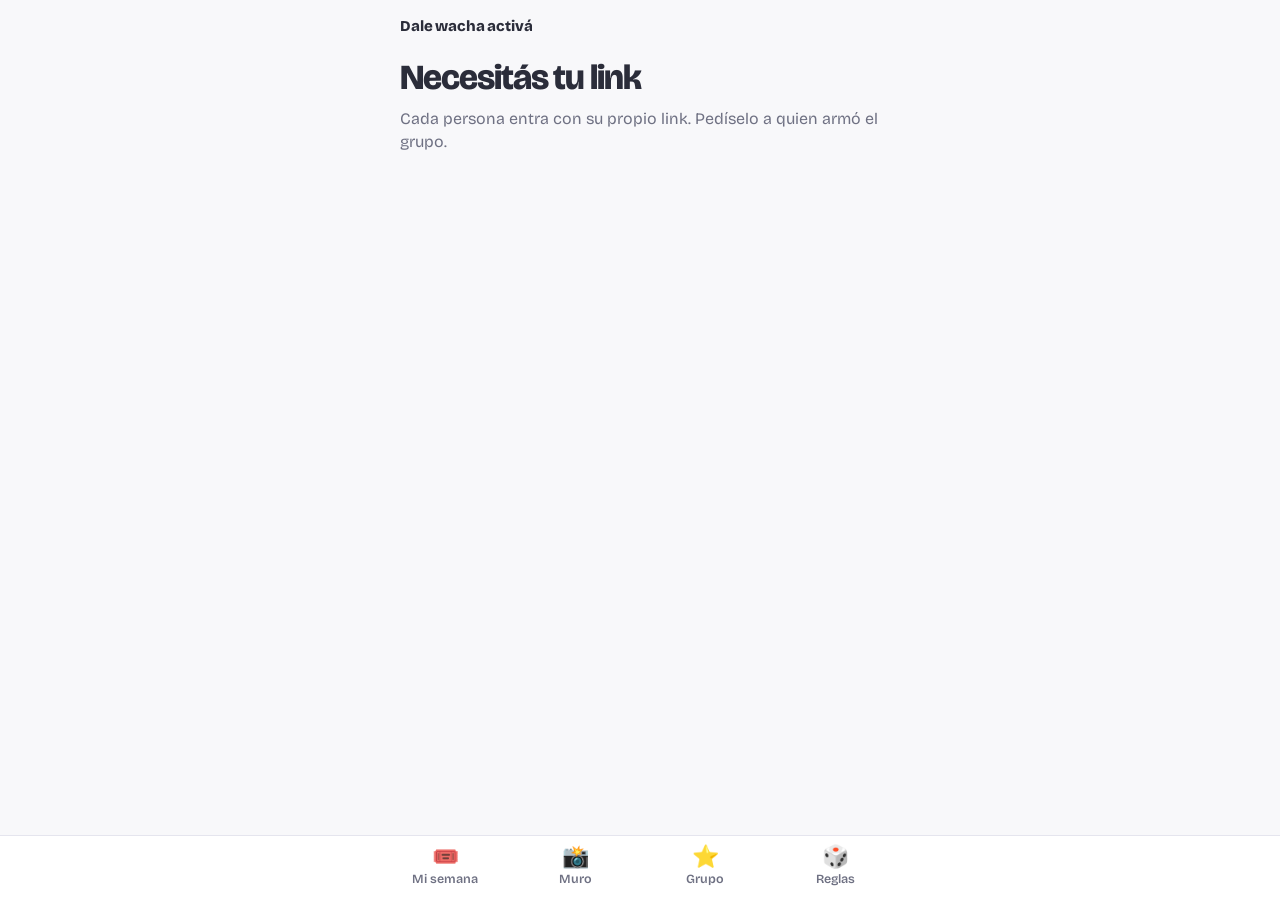
<file: index.html>
<!DOCTYPE html>
<html lang="es" data-tema="agua">
<head>
<meta charset="utf-8">
<meta name="viewport" content="width=device-width, initial-scale=1, viewport-fit=cover">
<meta name="robots" content="noindex">
<meta name="apple-mobile-web-app-capable" content="yes">
<meta name="mobile-web-app-capable" content="yes">
<title>Dale wacha activá</title>
<link rel="icon" href="data:image/svg+xml,<svg xmlns='http://www.w3.org/2000/svg' viewBox='0 0 100 100'><text y='.9em' font-size='90'>🎟️</text></svg>">
<script>
  // Pinta el tema guardado antes de mostrar nada, para que no parpadee.
  try { var t = JSON.parse(localStorage.getItem('pacto-tema') || 'null');
    if (t) { document.documentElement.dataset.tema = t.tema || 'agua'; if (t.apariencia === 'light' || t.apariencia === 'dark') document.documentElement.dataset.theme = t.apariencia; } } catch(e){}
</script>
<link rel="preconnect" href="https://fonts.googleapis.com">
<link rel="preconnect" href="https://fonts.gstatic.com" crossorigin>
<link href="https://fonts.googleapis.com/css2?family=Bricolage+Grotesque:opsz,wght@12..96,400..800&display=swap" rel="stylesheet">
<link rel="stylesheet" href="estilos.css">
</head>
<body>
<div id="app">
  <header class="barra"><span class="marca" id="marca">Dale wacha activá</span><button class="yo" id="yo" hidden aria-label="Tu perfil"></button></header>
  <main id="vista"><p class="cargando">Cargando…</p></main>
</div>

<nav class="tabs" id="tabs" hidden>
  <button data-tab="semana"><span aria-hidden="true">🎟️</span>Mi semana</button>
  <button data-tab="muro"><span aria-hidden="true">📸</span>Muro</button>
  <button data-tab="grupo"><span aria-hidden="true">⭐</span>Grupo</button>
  <button data-tab="reglas"><span aria-hidden="true">🎲</span>Reglas</button>
</nav>

<!-- Registrar actividad -->
<dialog id="dlg" aria-labelledby="dlg-t">
  <form id="f-act" class="hoja" novalidate>
    <div class="hoja-top">
      <h2 id="dlg-t">Registrar actividad</h2>
      <button type="button" class="cerrar" data-cerrar aria-label="Cerrar">✕</button>
    </div>
    <fieldset style="margin-top:16px">
      <legend>¿Qué hiciste?</legend>
      <div class="chips" id="chips"></div>
    </fieldset>
    <label class="check" style="margin-top:18px" id="lbl-grupal"><input type="checkbox" id="grupal"> Fue una actividad grupal ⭐</label>
    <div id="con-quien" hidden>
      <p class="leyenda">¿Con quién?</p>
      <div class="chips" id="chips-quien"></div>
      <div id="hint"></div>
    </div>
    <div class="fila">
      <label>Minutos<input type="number" name="minutos" inputmode="numeric" min="1" max="600" step="5" value="30"></label>
      <label>Día<select name="fecha" id="sel-fecha"></select></label>
    </div>
    <p class="ayuda" id="ayuda-min"></p>
    <label>Nota <span class="ayuda">(opcional)</span><textarea name="nota" rows="2" maxlength="200" placeholder="Ej: funcional con Mica, morí"></textarea></label>
    <button type="button" class="btn" id="btn-foto">📸 Sacar la foto y sellar</button>
    <input type="file" accept="image/*" id="in-foto-act" class="oculto" tabindex="-1" aria-hidden="true">
    <p class="estado-dlg" id="estado-dlg" role="status" aria-live="polite"></p>
    <p class="ayuda" style="text-align:center">Sin foto no cuenta. Se registra apenas elegís la foto.</p>
  </form>
</dialog>

<!-- Perfil -->
<dialog id="perfil" aria-labelledby="perfil-t">
  <div class="hoja">
    <div class="hoja-top">
      <h2 id="perfil-t">Tu perfil</h2>
      <button type="button" class="cerrar" data-cerrar aria-label="Cerrar">✕</button>
    </div>
    <div id="perfil-cuerpo"></div>
    <p class="guardado" id="perfil-guardado" aria-live="polite"></p>
  </div>
</dialog>

<dialog id="visor" aria-label="Foto"><img alt=""></dialog>
<input type="file" accept="image/*" id="in-foto" class="oculto" tabindex="-1" aria-hidden="true">
<div id="toast" role="status" aria-live="polite"></div>

<script src="config.js"></script>
<script src="comun.js"></script>
<script src="app.js"></script>
</body>
</html>
</file>
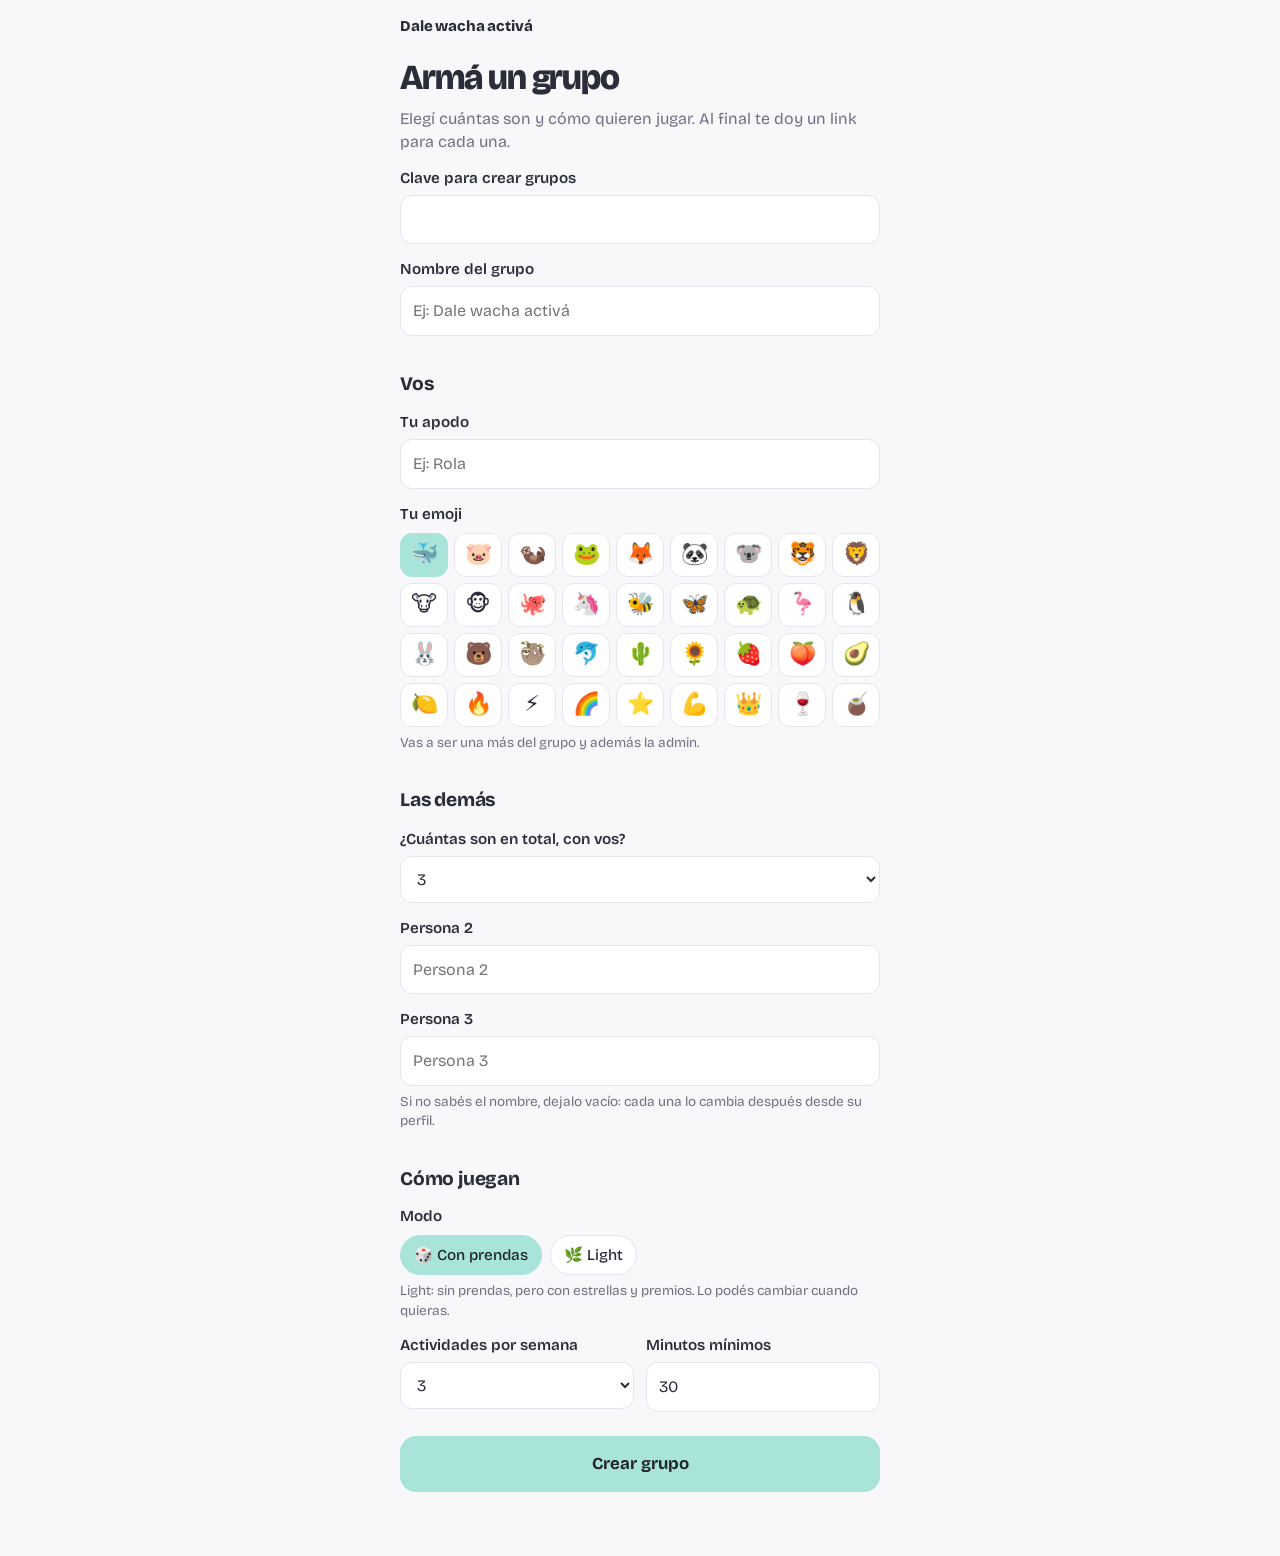
<file: crear.html>
<!DOCTYPE html>
<html lang="es" data-tema="agua">
<head>
<meta charset="utf-8">
<meta name="viewport" content="width=device-width, initial-scale=1, viewport-fit=cover">
<meta name="robots" content="noindex">
<title>Crear grupo · Dale wacha activá</title>
<link rel="icon" href="data:image/svg+xml,<svg xmlns='http://www.w3.org/2000/svg' viewBox='0 0 100 100'><text y='.9em' font-size='90'>🎟️</text></svg>">
<link rel="preconnect" href="https://fonts.googleapis.com">
<link rel="preconnect" href="https://fonts.gstatic.com" crossorigin>
<link href="https://fonts.googleapis.com/css2?family=Bricolage+Grotesque:opsz,wght@12..96,400..800&display=swap" rel="stylesheet">
<link rel="stylesheet" href="estilos.css">
</head>
<body class="sin-tabs">
<div id="app">
  <header class="barra"><span class="marca">Dale wacha activá</span></header>
  <main id="vista"></main>
</div>
<div id="toast" role="status" aria-live="polite"></div>
<script src="config.js"></script>
<script src="comun.js"></script>
<script src="crear.js"></script>
</body>
</html>
</file>
<file: estilos.css>
/* ── Temas: cada persona elige su color de acento. a1 relleno, a2 texto legible, a3 fondo suave; "o" = modo oscuro ── */
:root{
  --a1:#A8E4DA; --a2:#1C6B62; --a3:#E4F6F3; --a1o:#8ED6CA; --a2o:#A8E4DA; --a3o:#1E3936;
}
:root[data-tema="lila"]{ --a1:#CDBDFB; --a2:#5B46B0; --a3:#F2ECFF; --a1o:#B7A4F5; --a2o:#CDBDFB; --a3o:#332C47; }
:root[data-tema="rosa"]{ --a1:#F6B8CB; --a2:#A8335C; --a3:#FDEBF1; --a1o:#F29CB6; --a2o:#F7B8CB; --a3o:#3C2530; }
:root[data-tema="durazno"]{ --a1:#FFCDA3; --a2:#9A5310; --a3:#FFF2E6; --a1o:#F6B47D; --a2o:#FFCFA3; --a3o:#3A2C1F; }
:root[data-tema="pistacho"]{ --a1:#CBE6A6; --a2:#47681B; --a3:#F1F8E6; --a1o:#B5D98C; --a2o:#CBE6A6; --a3o:#25331A; }

:root{
  --papel:#F8F8FA; --superficie:#FFFFFF; --tinta:#2B2D3A; --suave:#6F7183; --linea:#E5E5EE; --sobre:#23242F;
  --acento:var(--a1); --acento-txt:var(--a2); --acento-t:var(--a3);
  --rosa:#F4A7BE;    --rosa-txt:#B23D66;    --rosa-t:#FDE9EF;
  --durazno:#FFC99A; --durazno-txt:#A45A12; --durazno-t:#FFF1E3;
  --manteca:#F3D57A; --manteca-txt:#8C6A00; --manteca-t:#FFF8DE;
  --verde:#BFE3A0;   --verde-txt:#3F6B1E;   --verde-t:#EFF8E6;
  --sombra:rgba(30,30,45,.45);
  font-family:"Bricolage Grotesque", ui-rounded, system-ui, -apple-system, "Segoe UI", Roboto, sans-serif;
  color-scheme:light;
}
@media (prefers-color-scheme: dark){
  :root:not([data-theme="light"]){
    --papel:#17181E; --superficie:#22232B; --tinta:#EEEEF3; --suave:#A7A8B6; --linea:#33343F; --sobre:#17181E;
    --acento:var(--a1o); --acento-txt:var(--a2o); --acento-t:var(--a3o);
    --rosa:#F29CB6; --rosa-txt:#F7B8CB; --rosa-t:#3C2530;
    --durazno:#F6B47D; --durazno-txt:#FFCFA3; --durazno-t:#3A2C1F;
    --manteca:#EACB66; --manteca-txt:#F3D98A; --manteca-t:#37301A;
    --verde:#A9D68A; --verde-txt:#C6E8AC; --verde-t:#25331A;
    --sombra:rgba(0,0,0,.6); color-scheme:dark;
  }
}
:root[data-theme="dark"]{
  --papel:#17181E; --superficie:#22232B; --tinta:#EEEEF3; --suave:#A7A8B6; --linea:#33343F; --sobre:#17181E;
  --acento:var(--a1o); --acento-txt:var(--a2o); --acento-t:var(--a3o);
  --rosa:#F29CB6; --rosa-txt:#F7B8CB; --rosa-t:#3C2530;
  --durazno:#F6B47D; --durazno-txt:#FFCFA3; --durazno-t:#3A2C1F;
  --manteca:#EACB66; --manteca-txt:#F3D98A; --manteca-t:#37301A;
  --verde:#A9D68A; --verde-txt:#C6E8AC; --verde-t:#25331A;
  --sombra:rgba(0,0,0,.6); color-scheme:dark;
}

*{box-sizing:border-box}
html,body{margin:0;background:var(--papel);color:var(--tinta)}
body{font-size:16px;line-height:1.45;padding-bottom:calc(88px + env(safe-area-inset-bottom,0px));-webkit-text-size-adjust:100%}
body.sin-tabs{padding-bottom:40px}
#app{max-width:520px;margin:0 auto;padding:calc(16px + env(safe-area-inset-top,0px)) 20px 24px}
button,input,select,textarea{font:inherit;color:inherit}
:focus-visible{outline:2.5px solid var(--acento-txt);outline-offset:2px}
p{margin:0}

.barra{display:flex;justify-content:space-between;align-items:center;gap:8px;margin-bottom:22px;font-size:15px}
.marca{font-weight:800;letter-spacing:-.01em;margin-right:auto;min-width:0;overflow:hidden;text-overflow:ellipsis;white-space:nowrap}
.yo{background:var(--acento-t);border:0;border-radius:999px;padding:5px 12px;cursor:pointer;font-weight:600;white-space:nowrap}

h1{font-size:3.4rem;line-height:.95;letter-spacing:-.045em;margin:4px 0 0;font-weight:800;font-variation-settings:"opsz" 96}
h1.chico{font-size:2.2rem;letter-spacing:-.03em;line-height:1.05}
h2{font-size:1.2rem;margin:34px 0 12px;letter-spacing:-.01em;font-weight:750}
h3{font-size:1rem;margin:22px 0 4px}
.sub{color:var(--suave)}
.mt{margin-top:10px}
.error{color:var(--rosa-txt);margin-top:6px;font-weight:600}

/* Sellos */
.sellos{display:flex;gap:14px;flex-wrap:wrap;margin:22px 0 18px}
.sello{position:relative;width:78px;height:78px;border-radius:50%;border:2.5px dashed var(--linea);display:grid;place-items:center;font-size:34px;line-height:1}
.sello.lleno{border:3px solid var(--rosa);background:var(--rosa-t);box-shadow:inset 0 0 0 5px var(--papel),inset 0 0 0 7px var(--rosa);transform:rotate(var(--rot,-8deg))}
.sello.grupal{border-color:var(--manteca);background:var(--manteca-t);box-shadow:inset 0 0 0 5px var(--papel),inset 0 0 0 7px var(--manteca)}
.sello.grupal::after{content:"⭐";position:absolute;top:-6px;right:-6px;font-size:20px}
.sello.nuevo{animation:estampar .5s cubic-bezier(.2,.9,.3,1.25)}
@keyframes estampar{from{transform:scale(1.7) rotate(-30deg);opacity:0}to{transform:scale(1) rotate(var(--rot,-8deg));opacity:1}}
.estado{font-size:1.1rem;max-width:34ch}
.racha{margin-top:6px;color:var(--suave)}
.aviso{background:var(--acento-t);border-radius:14px;padding:12px 14px;margin:0 0 18px;font-size:.95rem}
.aviso.oro{background:var(--manteca-t)}
.teaser{display:block;width:100%;text-align:left;margin-top:28px;padding:14px 16px;border-radius:16px;border:2px solid var(--manteca);background:var(--manteca-t);font-weight:600;cursor:pointer}

.btn{display:block;width:100%;border:0;border-radius:16px;padding:16px;background:var(--acento);color:var(--sobre);font-weight:700;font-size:1.05rem;cursor:pointer;margin-top:24px;text-align:center;text-decoration:none}
.btn:disabled{opacity:.6;cursor:progress}
.btn.ambar{background:var(--durazno);margin-top:14px}
.btn.oro{background:var(--manteca);margin-top:12px;padding:12px}
.btn.chico{display:inline-block;width:auto;padding:8px 14px;font-size:.92rem;border-radius:12px;margin:0}
.btn.sec{background:transparent;border:2px solid var(--acento);color:var(--acento-txt)}
.link{background:none;border:0;padding:8px 0;color:var(--acento-txt);text-decoration:underline;text-underline-offset:3px;cursor:pointer;font-size:.95rem}
.link.peligro{color:var(--rosa-txt)}
.centro{display:block;margin:10px auto 0}

/* Prendas */
.prenda{background:var(--durazno-t);border:2px solid var(--durazno);border-radius:20px;padding:18px;margin-bottom:12px}
.prenda-dia{font-weight:700;color:var(--durazno-txt)}
.prenda-txt{font-size:1.45rem;line-height:1.15;font-weight:750;letter-spacing:-.02em;margin:4px 0 14px}
.dias{display:flex;gap:6px}
.dia{flex:1;min-width:0;height:44px;border-radius:12px;display:grid;place-items:center;font-weight:700;background:var(--superficie);border:1.5px solid var(--linea);color:var(--suave)}
.dia.ok{background:var(--verde);border-color:var(--verde);color:var(--sobre)}
.dia.mal{color:var(--rosa-txt);border-color:var(--rosa)}
.dia.hoy{border:2.5px solid var(--durazno);color:var(--tinta)}
.hecho{margin-top:14px;font-weight:600;color:var(--verde-txt)}

/* Grupo */
.persona{display:grid;grid-template-columns:48px 1fr auto;gap:12px;align-items:center;padding:14px 0;border-bottom:1px solid var(--linea)}
.persona.inactiva{opacity:.5}
.avatar{width:48px;height:48px;border-radius:50%;background:var(--acento-t);display:grid;place-items:center;font-size:24px;flex:none}
.avatar.s{width:36px;height:36px;font-size:18px;border:2px solid var(--papel)}
.avatares{display:flex}
.avatares .avatar.s + .avatar.s{margin-left:-12px}
.nombre{font-weight:700}
.mini{display:flex;gap:5px;align-items:center;margin-top:4px;flex-wrap:wrap}
.mini i{width:15px;height:15px;border-radius:50%;border:1.5px dashed var(--suave)}
.mini i.on{background:var(--rosa);border:0}
.mini i.on.g{background:var(--manteca)}
.tag{font-size:.78rem;background:var(--acento-t);color:var(--acento-txt);border-radius:999px;padding:1px 8px;margin-left:4px;font-weight:600;white-space:nowrap}
.tag.oro{background:var(--manteca-t);color:var(--manteca-txt)}
.tag.ambar{background:var(--durazno-t);color:var(--durazno-txt)}
.p-prenda{font-size:.9rem;color:var(--durazno-txt);margin-top:4px;font-weight:600}
.racha-n{font-weight:700;white-space:nowrap}
.premio{padding:16px 0;border-bottom:1px solid var(--linea)}
.premio-top{display:flex;justify-content:space-between;gap:12px;font-size:1.1rem}
.barra-p{height:10px;border-radius:99px;background:var(--linea);overflow:hidden;margin-top:10px}
.barra-p i{display:block;height:100%;background:var(--manteca);border-radius:99px}

/* Muro */
.post{padding:18px 0;border-bottom:1px solid var(--linea)}
.post-top{display:flex;gap:10px;align-items:center}
.fecha{color:var(--suave);font-size:.9rem}
.foto{display:block;width:100%;padding:0;border:0;margin-top:12px;border-radius:18px;overflow:hidden;aspect-ratio:4/5;background:var(--linea);cursor:zoom-in}
.foto img{display:block;width:100%;height:100%;object-fit:cover;opacity:0;transition:opacity .25s}
.foto img.ok{opacity:1}
.foto.fallo{display:grid;place-items:center;aspect-ratio:auto;padding:28px;color:var(--suave);cursor:default}
.nota{margin-top:10px}
.reacc{display:flex;gap:6px;flex-wrap:wrap;margin-top:10px;align-items:center}
.reacc button{border:1.5px solid var(--linea);background:transparent;border-radius:999px;padding:4px 11px;cursor:pointer;font-size:.95rem}
.reacc button[aria-pressed="true"]{background:var(--acento-t);border-color:var(--acento)}
.reacc .link{margin-left:auto;border:0}
.vacio{color:var(--suave);padding:8px 0}
#visor{max-width:100vw;max-height:100vh;width:100vw;height:100vh;margin:0;border-radius:0;background:#000;padding:0}
#visor img{width:100%;height:100%;object-fit:contain;display:block}

/* Reglas, admin y editores */
.regla{display:flex;justify-content:space-between;gap:12px;padding:10px 0;border-bottom:1px solid var(--linea)}
.nivel{font-weight:700}
.nivel.leve{color:var(--verde-txt)} .nivel.media{color:var(--durazno-txt)} .nivel.fuerte{color:var(--rosa-txt)}
.ed{border-bottom:1px solid var(--linea)}
.ed summary{list-style:none;cursor:pointer;padding:12px 0;display:grid;gap:2px}
.ed summary::-webkit-details-marker{display:none}
.ed .txt{font-weight:600}
.ed .meta{color:var(--suave);font-size:.9rem}
.ed.archivada .txt{color:var(--suave);text-decoration:line-through}
.ed[open] summary .txt::after{content:" (editando)";color:var(--suave);font-weight:400}
.ed-body{padding:0 0 16px}
.acciones{display:flex;flex-wrap:wrap;gap:8px;margin-top:12px}
.guardado{color:var(--verde-txt);font-size:.9rem;min-height:1.3em;margin-top:8px}
.res{font-size:.9rem;font-weight:600}
.res.cumplida{color:var(--verde-txt)} .res.incompleta{color:var(--rosa-txt)}
.lista{padding:0;margin:0}
.lista li{padding:10px 0;border-bottom:1px solid var(--linea);list-style:none}
.link-caja{display:flex;gap:8px;align-items:center;flex-wrap:wrap;padding:12px 0;border-bottom:1px solid var(--linea)}
.link-caja .quien-l{display:flex;gap:10px;align-items:center;margin-right:auto;font-weight:700}

/* Formularios */
label{display:block;font-weight:600;font-size:.95rem;margin-top:14px}
input[type=text],input[type=number],input[type=email],input[type=password],select,textarea{display:block;width:100%;margin-top:6px;padding:12px;border-radius:12px;border:1.5px solid var(--linea);background:var(--superficie);font-weight:400;font-size:16px}
input:disabled{opacity:.5}
.fila{display:grid;grid-template-columns:1fr 1fr;gap:12px}
.ayuda{font-weight:400;color:var(--suave);font-size:.85rem;margin-top:6px}
.check{display:flex;gap:10px;align-items:center;font-weight:600}
.check input{width:22px;height:22px;accent-color:var(--acento-txt);margin:0}
fieldset{border:0;padding:0;margin:0}
legend,.leyenda{font-weight:600;font-size:.95rem;padding:0;margin:0 0 8px}
.chips{display:flex;flex-wrap:wrap;gap:8px}
.chip{margin:0;font-weight:500;position:relative}
.chip input,.oculto{position:absolute;opacity:0;width:1px;height:1px;overflow:hidden;pointer-events:none}
.chip span{display:inline-block;padding:8px 13px;border-radius:999px;border:1.5px solid var(--linea);cursor:pointer;background:var(--superficie)}
.chip input:checked + span{background:var(--acento);border-color:var(--acento);color:var(--sobre)}
.chip input:focus-visible + span{outline:2.5px solid var(--acento-txt);outline-offset:2px}
.emojis{display:grid;grid-template-columns:repeat(auto-fill,minmax(44px,1fr));gap:6px}
.emojis .chip span{display:grid;place-items:center;width:100%;height:44px;padding:0;font-size:22px;border-radius:12px}
.temas{display:flex;gap:10px;flex-wrap:wrap}
.temas .chip span{display:flex;align-items:center;gap:8px}
.muestra{width:18px;height:18px;border-radius:50%;display:inline-block;border:1px solid rgba(0,0,0,.08)}
#con-quien{margin-top:12px;padding:14px;border-radius:16px;background:var(--manteca-t)}
.hint{margin-top:10px;font-size:.95rem}
.estado-dlg{margin-top:10px;text-align:center;font-weight:600;min-height:1.4em}
.estado-dlg.mal{color:var(--rosa-txt)}

dialog{border:0;padding:0;width:100%;max-width:520px;margin:auto auto 0;border-radius:24px 24px 0 0;background:var(--papel);color:var(--tinta);max-height:94vh}
dialog::backdrop{background:var(--sombra)}
.hoja{padding:20px 20px calc(24px + env(safe-area-inset-bottom,0px))}
.hoja-top{display:flex;justify-content:space-between;align-items:center}
.hoja-top h2{margin:0}
.cerrar{background:var(--acento-t);border:0;border-radius:50%;width:36px;height:36px;cursor:pointer;font-size:16px}

.tabs{position:fixed;left:0;right:0;bottom:0;display:flex;justify-content:center;background:var(--superficie);border-top:1px solid var(--linea);padding-bottom:env(safe-area-inset-bottom,0px);z-index:5}
.tabs button{flex:1;max-width:130px;background:none;border:0;padding:10px 2px 12px;display:flex;flex-direction:column;align-items:center;gap:2px;font-size:.78rem;font-weight:600;color:var(--suave);cursor:pointer}
.tabs button span{font-size:22px;line-height:1}
.tabs button[aria-current="page"]{color:var(--acento-txt)}

#toast{position:fixed;left:50%;bottom:calc(96px + env(safe-area-inset-bottom,0px));transform:translate(-50%,20px);background:var(--tinta);color:var(--papel);padding:11px 18px;border-radius:14px;font-weight:600;opacity:0;pointer-events:none;transition:opacity .2s,transform .2s;max-width:90vw;text-align:center;z-index:20}
#toast.ver{opacity:1;transform:translate(-50%,0)}
.cargando{color:var(--suave);padding:40px 0}

@media (prefers-reduced-motion: reduce){.sello.nuevo{animation:none}#toast,.foto img{transition:none}}
</file>
